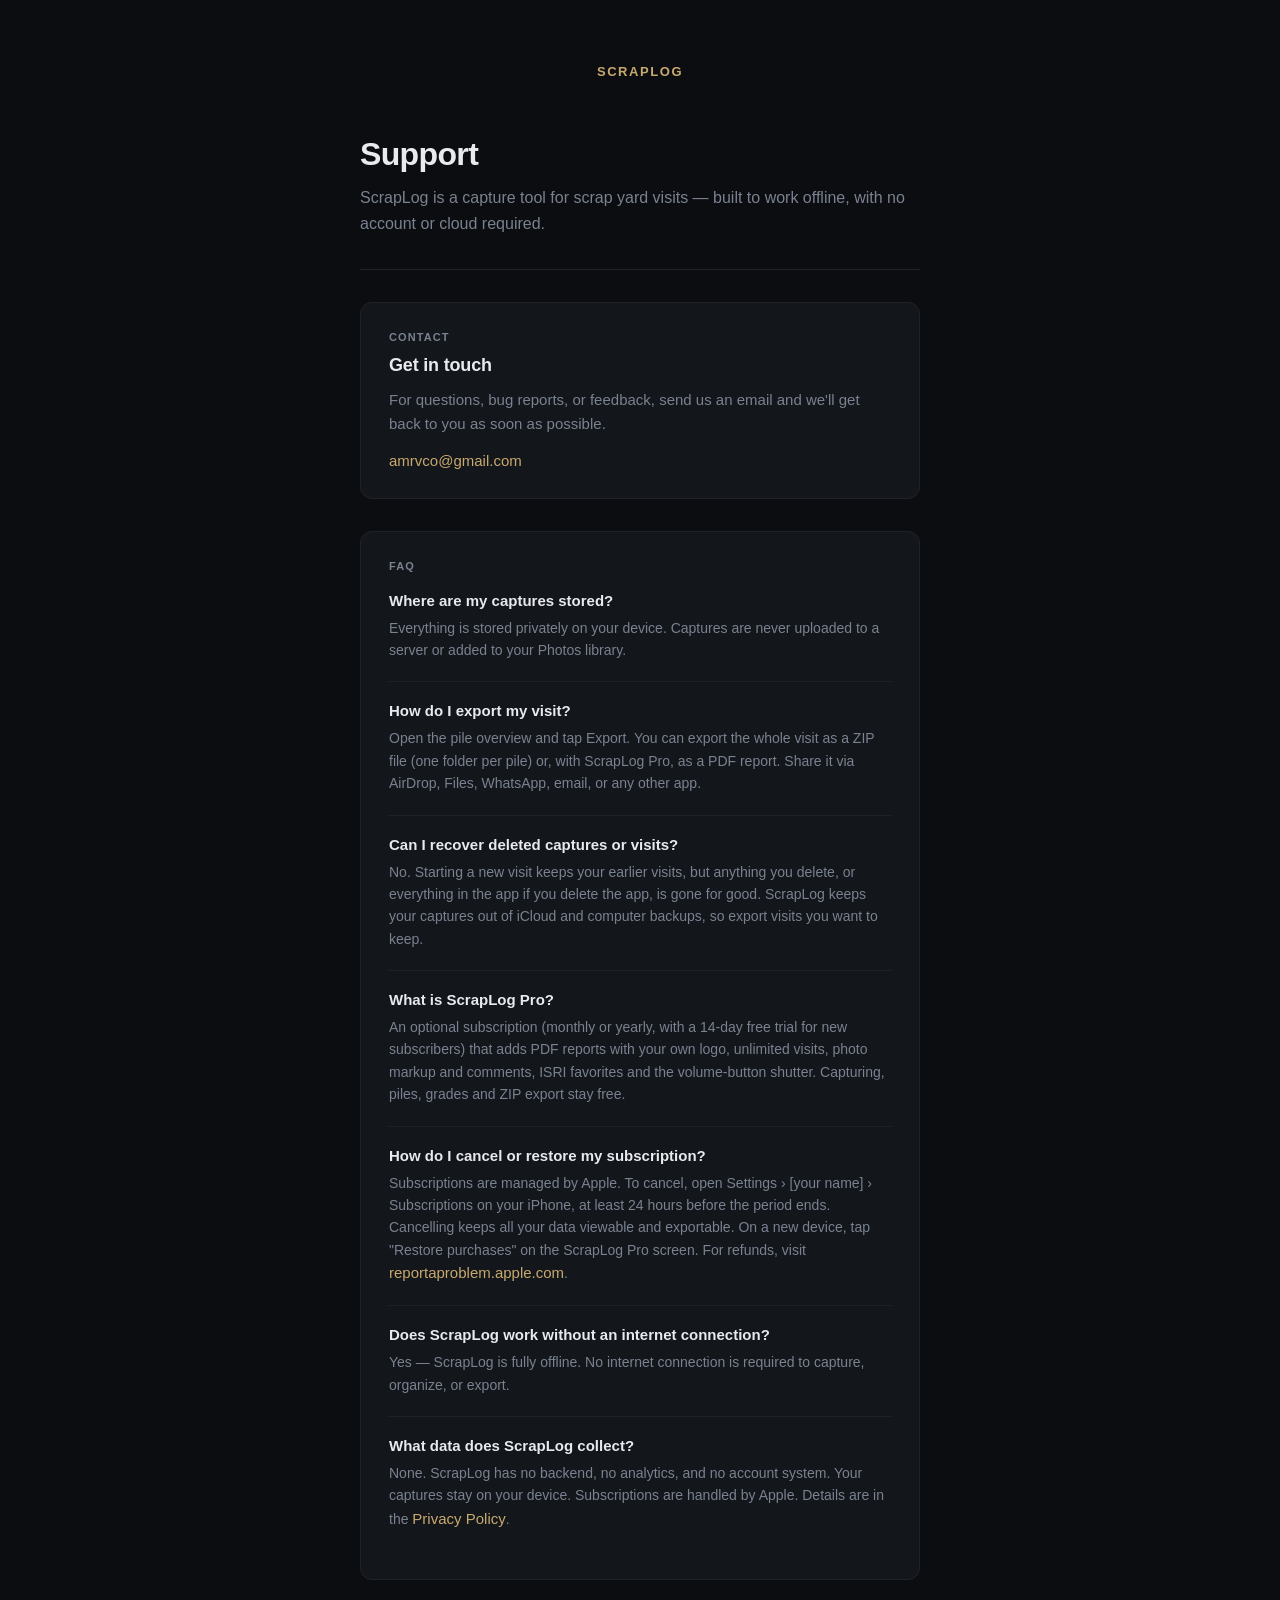
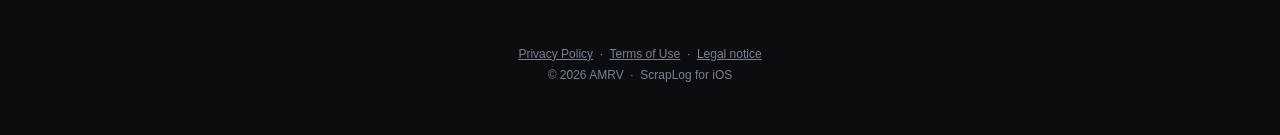
<file: index.html>
<!DOCTYPE html>
<html lang="en">
<head>
<meta charset="UTF-8">
<meta name="viewport" content="width=device-width, initial-scale=1.0">
<title>ScrapLog — Support</title>
<style>
  *, *::before, *::after { box-sizing: border-box; margin: 0; padding: 0; }

  :root {
    --bg:       #0b0d10;
    --surface:  #13161b;
    --border:   #1f2329;
    --text:     #e8eaed;
    --muted:    #7a8290;
    --accent:   #c8a96e;
    --font: -apple-system, BlinkMacSystemFont, "Segoe UI", Helvetica, Arial, sans-serif;
  }

  html { background: var(--bg); color: var(--text); font-family: var(--font); }

  body {
    min-height: 100vh;
    display: flex;
    flex-direction: column;
    align-items: center;
    padding: 64px 24px 48px;
  }

  .wordmark {
    font-size: 13px;
    font-weight: 600;
    letter-spacing: 0.12em;
    text-transform: uppercase;
    color: var(--accent);
    margin-bottom: 56px;
  }

  main {
    width: 100%;
    max-width: 560px;
    display: flex;
    flex-direction: column;
    gap: 32px;
  }

  .hero h1 {
    font-size: 32px;
    font-weight: 700;
    letter-spacing: -0.02em;
    line-height: 1.2;
    margin-bottom: 12px;
  }

  .hero p {
    font-size: 16px;
    line-height: 1.6;
    color: var(--muted);
  }

  .divider {
    height: 1px;
    background: var(--border);
  }

  .card {
    background: var(--surface);
    border: 1px solid var(--border);
    border-radius: 12px;
    padding: 28px;
    display: flex;
    flex-direction: column;
    gap: 12px;
  }

  .card-label {
    font-size: 11px;
    font-weight: 600;
    letter-spacing: 0.1em;
    text-transform: uppercase;
    color: var(--muted);
  }

  .card h2 {
    font-size: 18px;
    font-weight: 600;
    letter-spacing: -0.01em;
  }

  .card p {
    font-size: 15px;
    line-height: 1.6;
    color: var(--muted);
  }

  .contact-link {
    display: inline-flex;
    align-items: center;
    gap: 8px;
    margin-top: 4px;
    color: var(--accent);
    font-size: 15px;
    font-weight: 500;
    text-decoration: none;
    border-bottom: 1px solid transparent;
    transition: border-color 0.15s;
  }

  .contact-link:hover { border-color: var(--accent); }

  .faq { display: flex; flex-direction: column; gap: 0; }

  .faq-item {
    padding: 20px 0;
    border-bottom: 1px solid var(--border);
  }

  .faq-item:last-child { border-bottom: none; }

  .faq-item h3 {
    font-size: 15px;
    font-weight: 600;
    margin-bottom: 8px;
  }

  .faq-item p {
    font-size: 14px;
    line-height: 1.6;
    color: var(--muted);
  }

  footer {
    margin-top: 64px;
    font-size: 12px;
    color: var(--muted);
    text-align: center;
    line-height: 1.8;
  }
</style>
</head>
<body>

<div class="wordmark">ScrapLog</div>

<main>
  <div class="hero">
    <h1>Support</h1>
    <p>ScrapLog is a capture tool for scrap yard visits — built to work offline, with no account or cloud required.</p>
  </div>

  <div class="divider"></div>

  <div class="card">
    <div class="card-label">Contact</div>
    <h2>Get in touch</h2>
    <p>For questions, bug reports, or feedback, send us an email and we'll get back to you as soon as possible.</p>
    <a href="mailto:amrvco@gmail.com" class="contact-link">
      amrvco@gmail.com
    </a>
  </div>

  <div class="card faq">
    <div class="card-label">FAQ</div>

    <div class="faq-item">
      <h3>Where are my captures stored?</h3>
      <p>Everything is stored privately on your device. Captures are never uploaded to a server or added to your Photos library.</p>
    </div>

    <div class="faq-item">
      <h3>How do I export my visit?</h3>
      <p>Open the pile overview and tap Export. You can export the whole visit as a ZIP file (one folder per pile) or, with ScrapLog Pro, as a PDF report. Share it via AirDrop, Files, WhatsApp, email, or any other app.</p>
    </div>

    <div class="faq-item">
      <h3>Can I recover deleted captures or visits?</h3>
      <p>No. Starting a new visit keeps your earlier visits, but anything you delete, or everything in the app if you delete the app, is gone for good. ScrapLog keeps your captures out of iCloud and computer backups, so export visits you want to keep.</p>
    </div>

    <div class="faq-item">
      <h3>What is ScrapLog Pro?</h3>
      <p>An optional subscription (monthly or yearly, with a 14-day free trial for new subscribers) that adds PDF reports with your own logo, unlimited visits, photo markup and comments, ISRI favorites and the volume-button shutter. Capturing, piles, grades and ZIP export stay free.</p>
    </div>

    <div class="faq-item">
      <h3>How do I cancel or restore my subscription?</h3>
      <p>Subscriptions are managed by Apple. To cancel, open Settings › [your name] › Subscriptions on your iPhone, at least 24 hours before the period ends. Cancelling keeps all your data viewable and exportable. On a new device, tap "Restore purchases" on the ScrapLog Pro screen. For refunds, visit <a href="https://reportaproblem.apple.com" class="contact-link" style="display:inline">reportaproblem.apple.com</a>.</p>
    </div>

    <div class="faq-item">
      <h3>Does ScrapLog work without an internet connection?</h3>
      <p>Yes — ScrapLog is fully offline. No internet connection is required to capture, organize, or export.</p>
    </div>

    <div class="faq-item">
      <h3>What data does ScrapLog collect?</h3>
      <p>None. ScrapLog has no backend, no analytics, and no account system. Your captures stay on your device. Subscriptions are handled by Apple. Details are in the <a href="privacy.html" class="contact-link" style="display:inline">Privacy Policy</a>.</p>
    </div>
  </div>
</main>

<footer>
  <a href="privacy.html" style="color:inherit">Privacy Policy</a> &nbsp;·&nbsp; <a href="terms.html" style="color:inherit">Terms of Use</a> &nbsp;·&nbsp; <a href="imprint.html" style="color:inherit">Legal notice</a><br>
  © 2026 AMRV &nbsp;·&nbsp; ScrapLog for iOS
</footer>

</body>
</html>
</file>
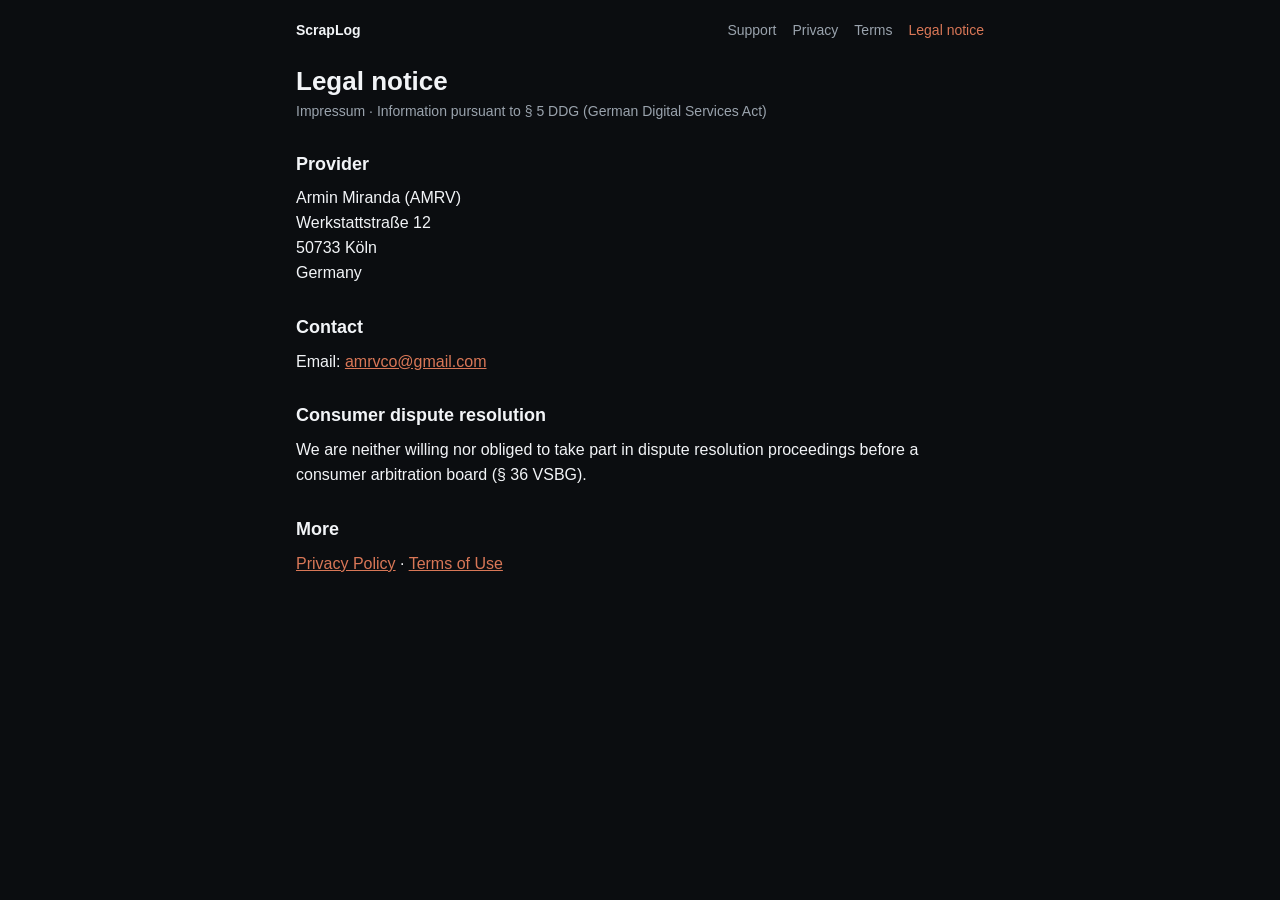
<file: imprint.html>
<!DOCTYPE html>
<html lang="en">
<head>
<meta charset="UTF-8">
<meta name="viewport" content="width=device-width, initial-scale=1, viewport-fit=cover">
<title>ScrapLog Legal Notice</title>
<link rel="stylesheet" href="legal.css">
</head>
<body>
<nav class="site-nav"><a class="brand" href="./">ScrapLog</a><a href="./">Support</a><a href="privacy.html">Privacy</a><a href="terms.html">Terms</a><a href="imprint.html" aria-current="page">Legal notice</a></nav>
<main>
<h1>Legal notice</h1>
<p class="meta">Impressum · Information pursuant to § 5 DDG (German Digital Services Act)</p>

<h2>Provider</h2>
<p>Armin Miranda (AMRV)<br>Werkstattstraße 12<br>50733 Köln<br>Germany</p>

<h2>Contact</h2>
<p>Email: <a href="mailto:amrvco@gmail.com">amrvco@gmail.com</a></p>

<h2>Consumer dispute resolution</h2>
<p>We are neither willing nor obliged to take part in dispute resolution proceedings before a consumer arbitration board (§ 36 VSBG).</p>

<h2>More</h2>
<p><a href="privacy.html">Privacy Policy</a> · <a href="terms.html">Terms of Use</a></p>
</main>
</body>
</html>
</file>
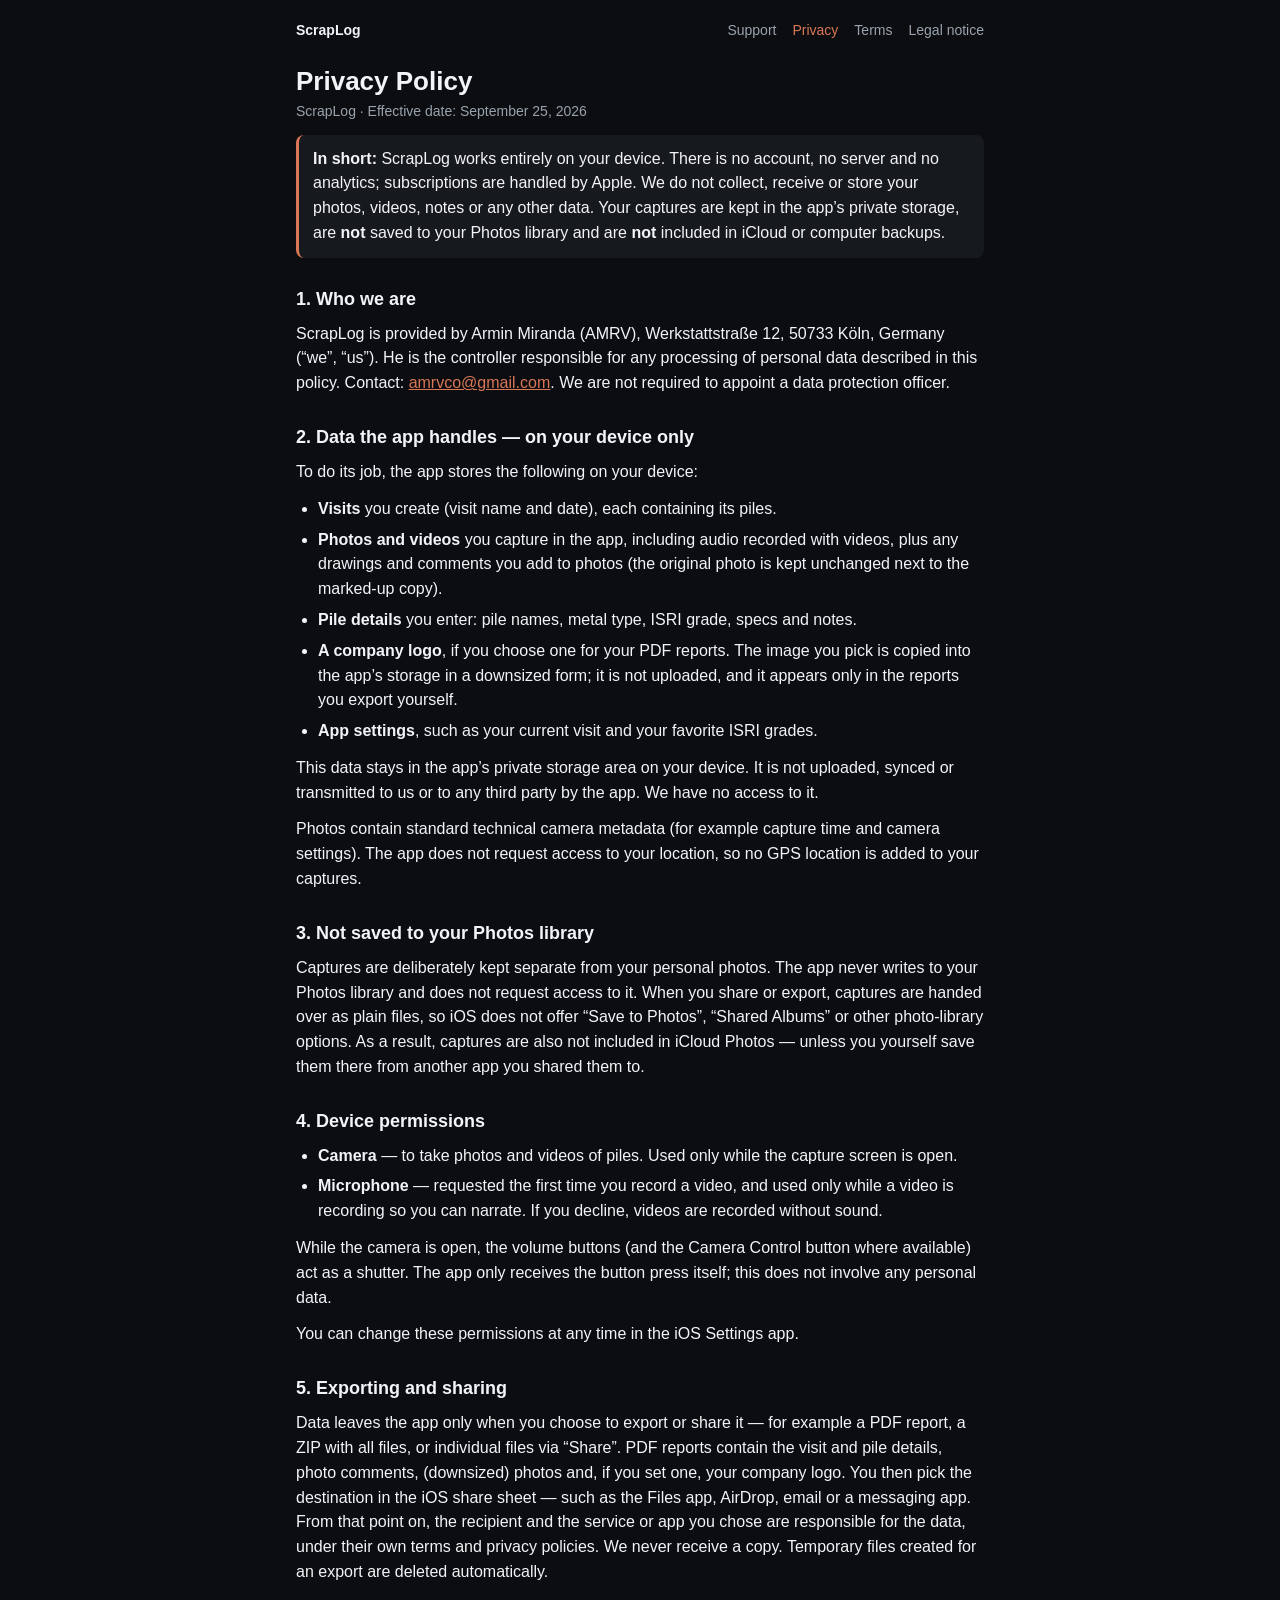
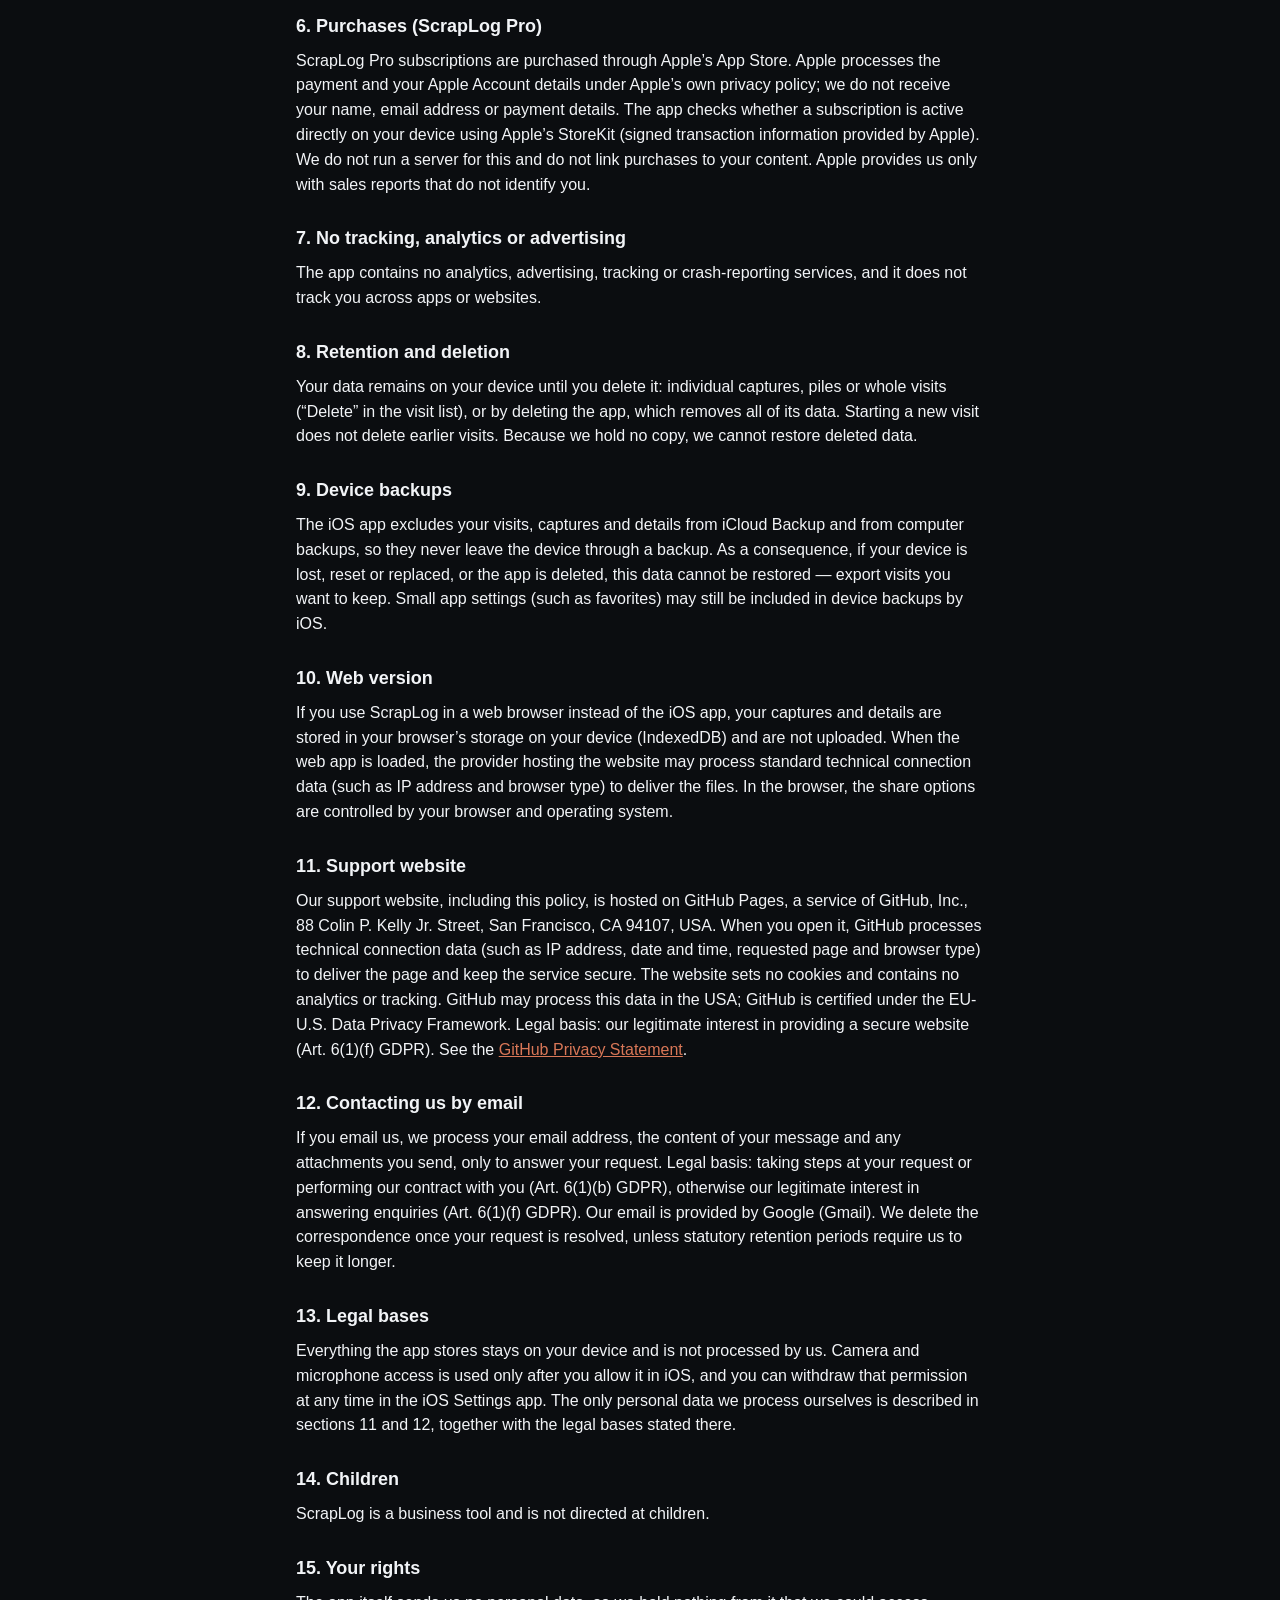
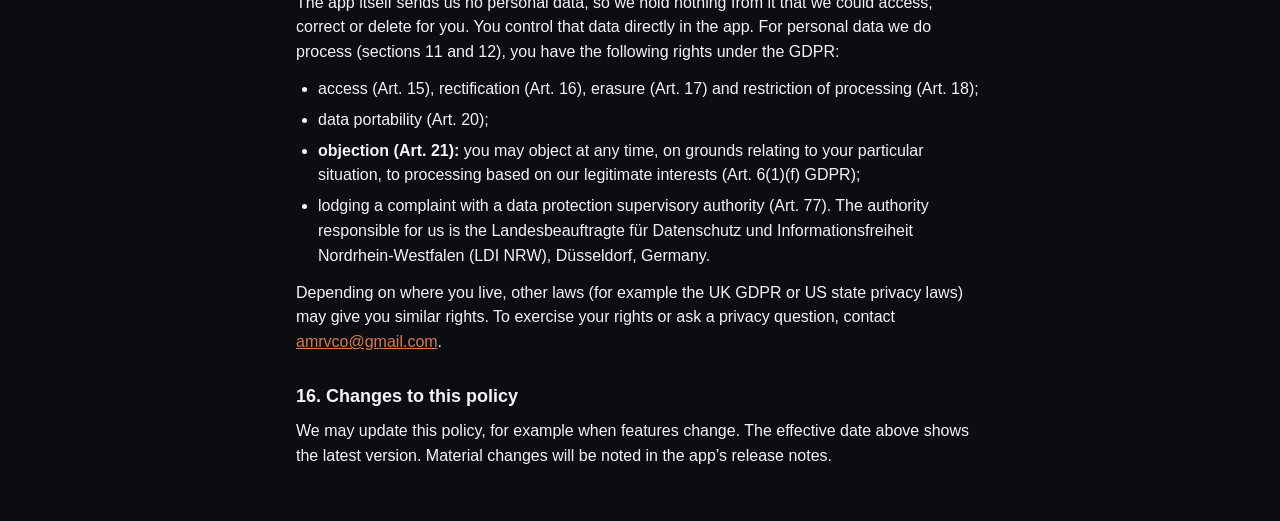
<file: privacy.html>
<!DOCTYPE html>
<html lang="en">
<head>
<meta charset="UTF-8">
<meta name="viewport" content="width=device-width, initial-scale=1, viewport-fit=cover">
<title>ScrapLog Privacy Policy</title>
<link rel="stylesheet" href="legal.css">
</head>
<body>
<nav class="site-nav"><a class="brand" href="./">ScrapLog</a><a href="./">Support</a><a href="privacy.html" aria-current="page">Privacy</a><a href="terms.html">Terms</a><a href="imprint.html">Legal notice</a></nav>
<main>
<h1>Privacy Policy</h1>
<p class="meta">ScrapLog · Effective date: September 25, 2026</p>

<p class="summary"><strong>In short:</strong> ScrapLog works entirely on your device. There is no account, no server and no analytics; subscriptions are handled by Apple. We do not collect, receive or store your photos, videos, notes or any other data. Your captures are kept in the app’s private storage, are <strong>not</strong> saved to your Photos library and are <strong>not</strong> included in iCloud or computer backups.</p>

<h2>1. Who we are</h2>
<p>ScrapLog is provided by Armin Miranda (AMRV), Werkstattstraße 12, 50733 Köln, Germany (“we”, “us”). He is the controller responsible for any processing of personal data described in this policy. Contact: <a href="mailto:amrvco@gmail.com">amrvco@gmail.com</a>. We are not required to appoint a data protection officer.</p>

<h2>2. Data the app handles — on your device only</h2>
<p>To do its job, the app stores the following on your device:</p>
<ul>
  <li><strong>Visits</strong> you create (visit name and date), each containing its piles.</li>
  <li><strong>Photos and videos</strong> you capture in the app, including audio recorded with videos, plus any drawings and comments you add to photos (the original photo is kept unchanged next to the marked-up copy).</li>
  <li><strong>Pile details</strong> you enter: pile names, metal type, ISRI grade, specs and notes.</li>
  <li><strong>A company logo</strong>, if you choose one for your PDF reports. The image you pick is copied into the
      app’s storage in a downsized form; it is not uploaded, and it appears only in the reports you export yourself.</li>
  <li><strong>App settings</strong>, such as your current visit and your favorite ISRI grades.</li>
</ul>
<p>This data stays in the app’s private storage area on your device. It is not uploaded, synced or transmitted to us or to any third party by the app. We have no access to it.</p>
<p>Photos contain standard technical camera metadata (for example capture time and camera settings). The app does not request access to your location, so no GPS location is added to your captures.</p>

<h2>3. Not saved to your Photos library</h2>
<p>Captures are deliberately kept separate from your personal photos. The app never writes to your Photos library and does not request access to it. When you share or export, captures are handed over as plain files, so iOS does not offer “Save to Photos”, “Shared Albums” or other photo-library options. As a result, captures are also not included in iCloud Photos — unless you yourself save them there from another app you shared them to.</p>

<h2>4. Device permissions</h2>
<ul>
  <li><strong>Camera</strong> — to take photos and videos of piles. Used only while the capture screen is open.</li>
  <li><strong>Microphone</strong> — requested the first time you record a video, and used only while a video is recording so you can narrate. If you decline, videos are recorded without sound.</li>
</ul>
<p>While the camera is open, the volume buttons (and the Camera Control button where available) act as a shutter. The app only receives the button press itself; this does not involve any personal data.</p>
<p>You can change these permissions at any time in the iOS Settings app.</p>

<h2>5. Exporting and sharing</h2>
<p>Data leaves the app only when you choose to export or share it — for example a PDF report, a ZIP with all files, or individual files via “Share”. PDF reports contain the visit and pile details, photo comments, (downsized) photos and, if you set one, your company logo. You then pick the destination in the iOS share sheet — such as the Files app, AirDrop, email or a messaging app. From that point on, the recipient and the service or app you chose are responsible for the data, under their own terms and privacy policies. We never receive a copy. Temporary files created for an export are deleted automatically.</p>

<h2>6. Purchases (ScrapLog Pro)</h2>
<p>ScrapLog Pro subscriptions are purchased through Apple’s App Store. Apple processes the payment and your Apple Account details under Apple’s own privacy policy; we do not receive your name, email address or payment details. The app checks whether a subscription is active directly on your device using Apple’s StoreKit (signed transaction information provided by Apple). We do not run a server for this and do not link purchases to your content. Apple provides us only with sales reports that do not identify you.</p>

<h2>7. No tracking, analytics or advertising</h2>
<p>The app contains no analytics, advertising, tracking or crash-reporting services, and it does not track you across apps or websites.</p>

<h2>8. Retention and deletion</h2>
<p>Your data remains on your device until you delete it: individual captures, piles or whole visits (“Delete” in the visit list), or by deleting the app, which removes all of its data. Starting a new visit does not delete earlier visits. Because we hold no copy, we cannot restore deleted data.</p>

<h2>9. Device backups</h2>
<p>The iOS app excludes your visits, captures and details from iCloud Backup and from computer backups, so they never leave the device through a backup. As a consequence, if your device is lost, reset or replaced, or the app is deleted, this data cannot be restored — export visits you want to keep. Small app settings (such as favorites) may still be included in device backups by iOS.</p>

<h2>10. Web version</h2>
<p>If you use ScrapLog in a web browser instead of the iOS app, your captures and details are stored in your browser’s storage on your device (IndexedDB) and are not uploaded. When the web app is loaded, the provider hosting the website may process standard technical connection data (such as IP address and browser type) to deliver the files. In the browser, the share options are controlled by your browser and operating system.</p>

<h2>11. Support website</h2>
<p>Our support website, including this policy, is hosted on GitHub Pages, a service of GitHub, Inc., 88 Colin P. Kelly Jr. Street, San Francisco, CA 94107, USA. When you open it, GitHub processes technical connection data (such as IP address, date and time, requested page and browser type) to deliver the page and keep the service secure. The website sets no cookies and contains no analytics or tracking. GitHub may process this data in the USA; GitHub is certified under the EU-U.S. Data Privacy Framework. Legal basis: our legitimate interest in providing a secure website (Art. 6(1)(f) GDPR). See the <a href="https://docs.github.com/en/site-policy/privacy-policies/github-general-privacy-statement">GitHub Privacy Statement</a>.</p>

<h2>12. Contacting us by email</h2>
<p>If you email us, we process your email address, the content of your message and any attachments you send, only to answer your request. Legal basis: taking steps at your request or performing our contract with you (Art. 6(1)(b) GDPR), otherwise our legitimate interest in answering enquiries (Art. 6(1)(f) GDPR). Our email is provided by Google (Gmail). We delete the correspondence once your request is resolved, unless statutory retention periods require us to keep it longer.</p>

<h2>13. Legal bases</h2>
<p>Everything the app stores stays on your device and is not processed by us. Camera and microphone access is used only after you allow it in iOS, and you can withdraw that permission at any time in the iOS Settings app. The only personal data we process ourselves is described in sections 11 and 12, together with the legal bases stated there.</p>

<h2>14. Children</h2>
<p>ScrapLog is a business tool and is not directed at children.</p>

<h2>15. Your rights</h2>
<p>The app itself sends us no personal data, so we hold nothing from it that we could access, correct or delete for you. You control that data directly in the app. For personal data we do process (sections 11 and 12), you have the following rights under the GDPR:</p>
<ul>
  <li>access (Art. 15), rectification (Art. 16), erasure (Art. 17) and restriction of processing (Art. 18);</li>
  <li>data portability (Art. 20);</li>
  <li><strong>objection (Art. 21):</strong> you may object at any time, on grounds relating to your particular situation, to processing based on our legitimate interests (Art. 6(1)(f) GDPR);</li>
  <li>lodging a complaint with a data protection supervisory authority (Art. 77). The authority responsible for us is the Landesbeauftragte für Datenschutz und Informationsfreiheit Nordrhein-Westfalen (LDI NRW), Düsseldorf, Germany.</li>
</ul>
<p>Depending on where you live, other laws (for example the UK GDPR or US state privacy laws) may give you similar rights. To exercise your rights or ask a privacy question, contact <a href="mailto:amrvco@gmail.com">amrvco@gmail.com</a>.</p>

<h2>16. Changes to this policy</h2>
<p>We may update this policy, for example when features change. The effective date above shows the latest version. Material changes will be noted in the app’s release notes.</p>
</main>
</body>
</html>
</file>
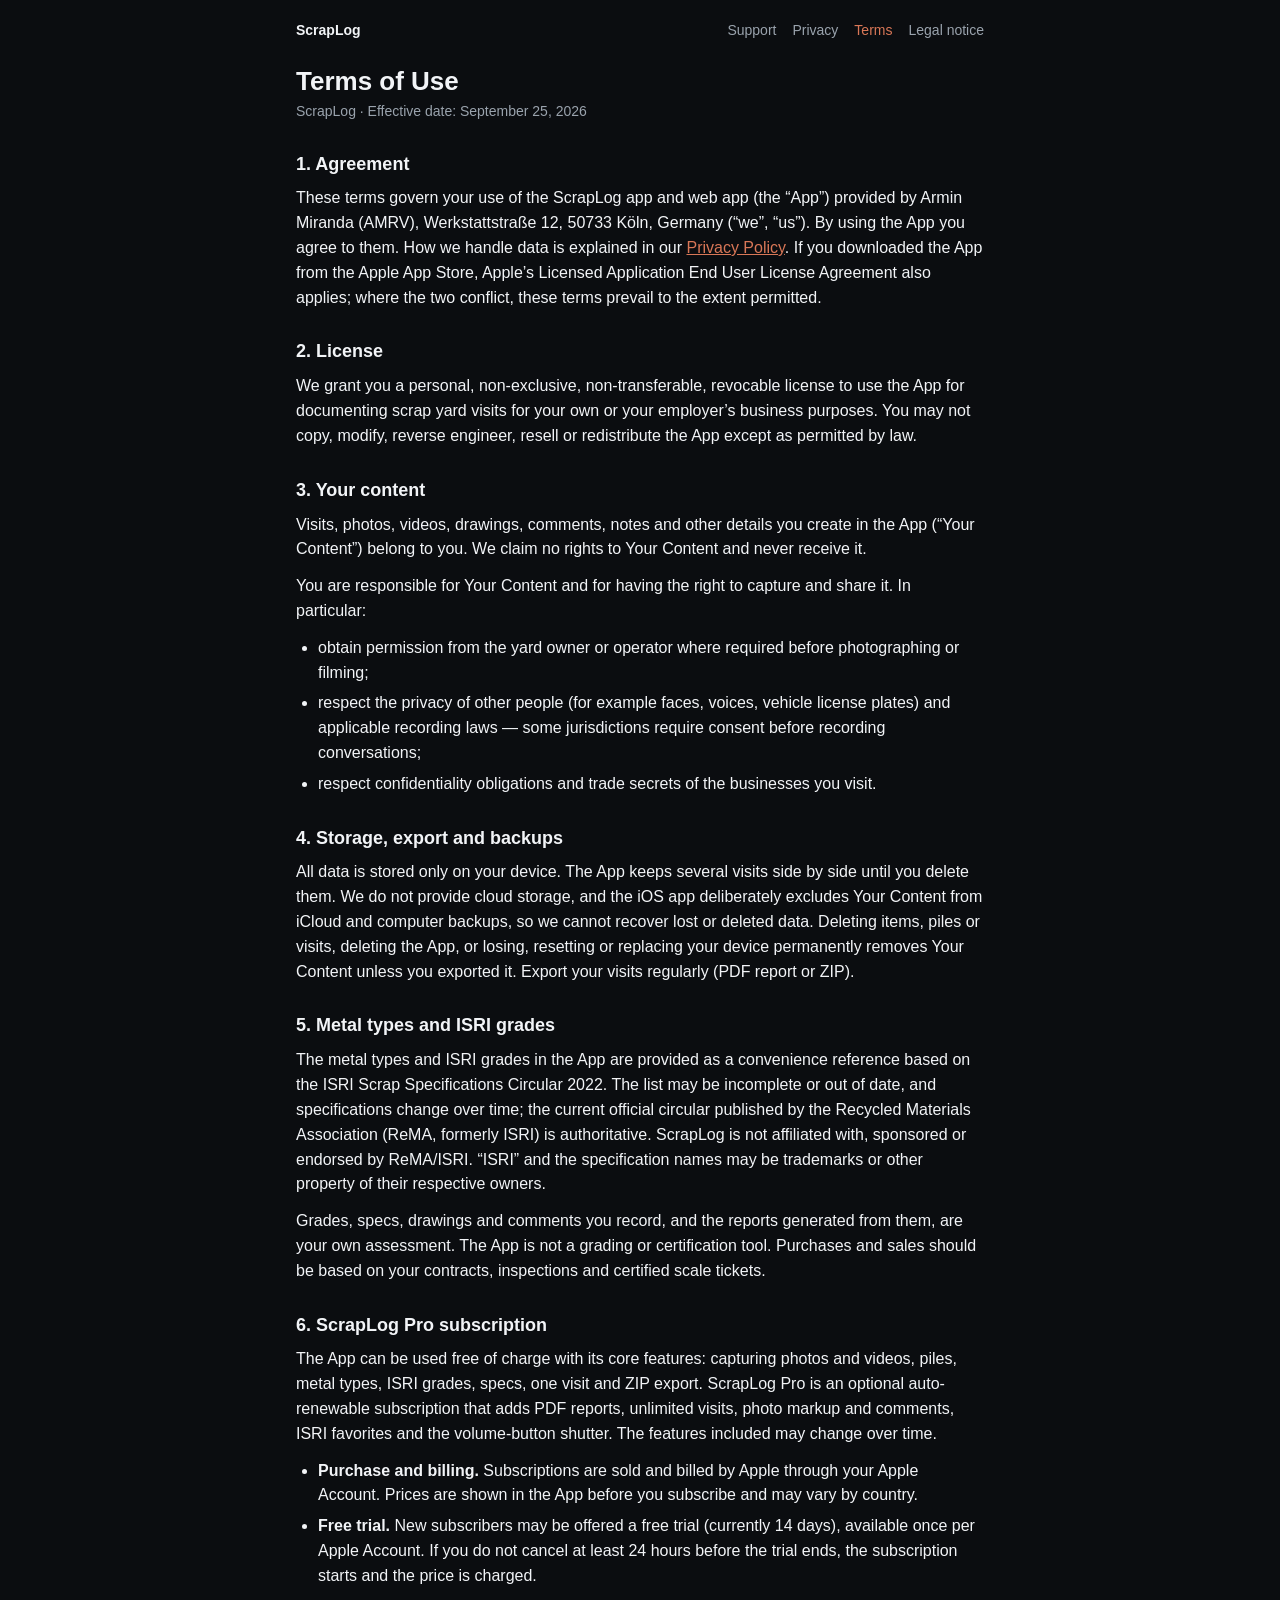
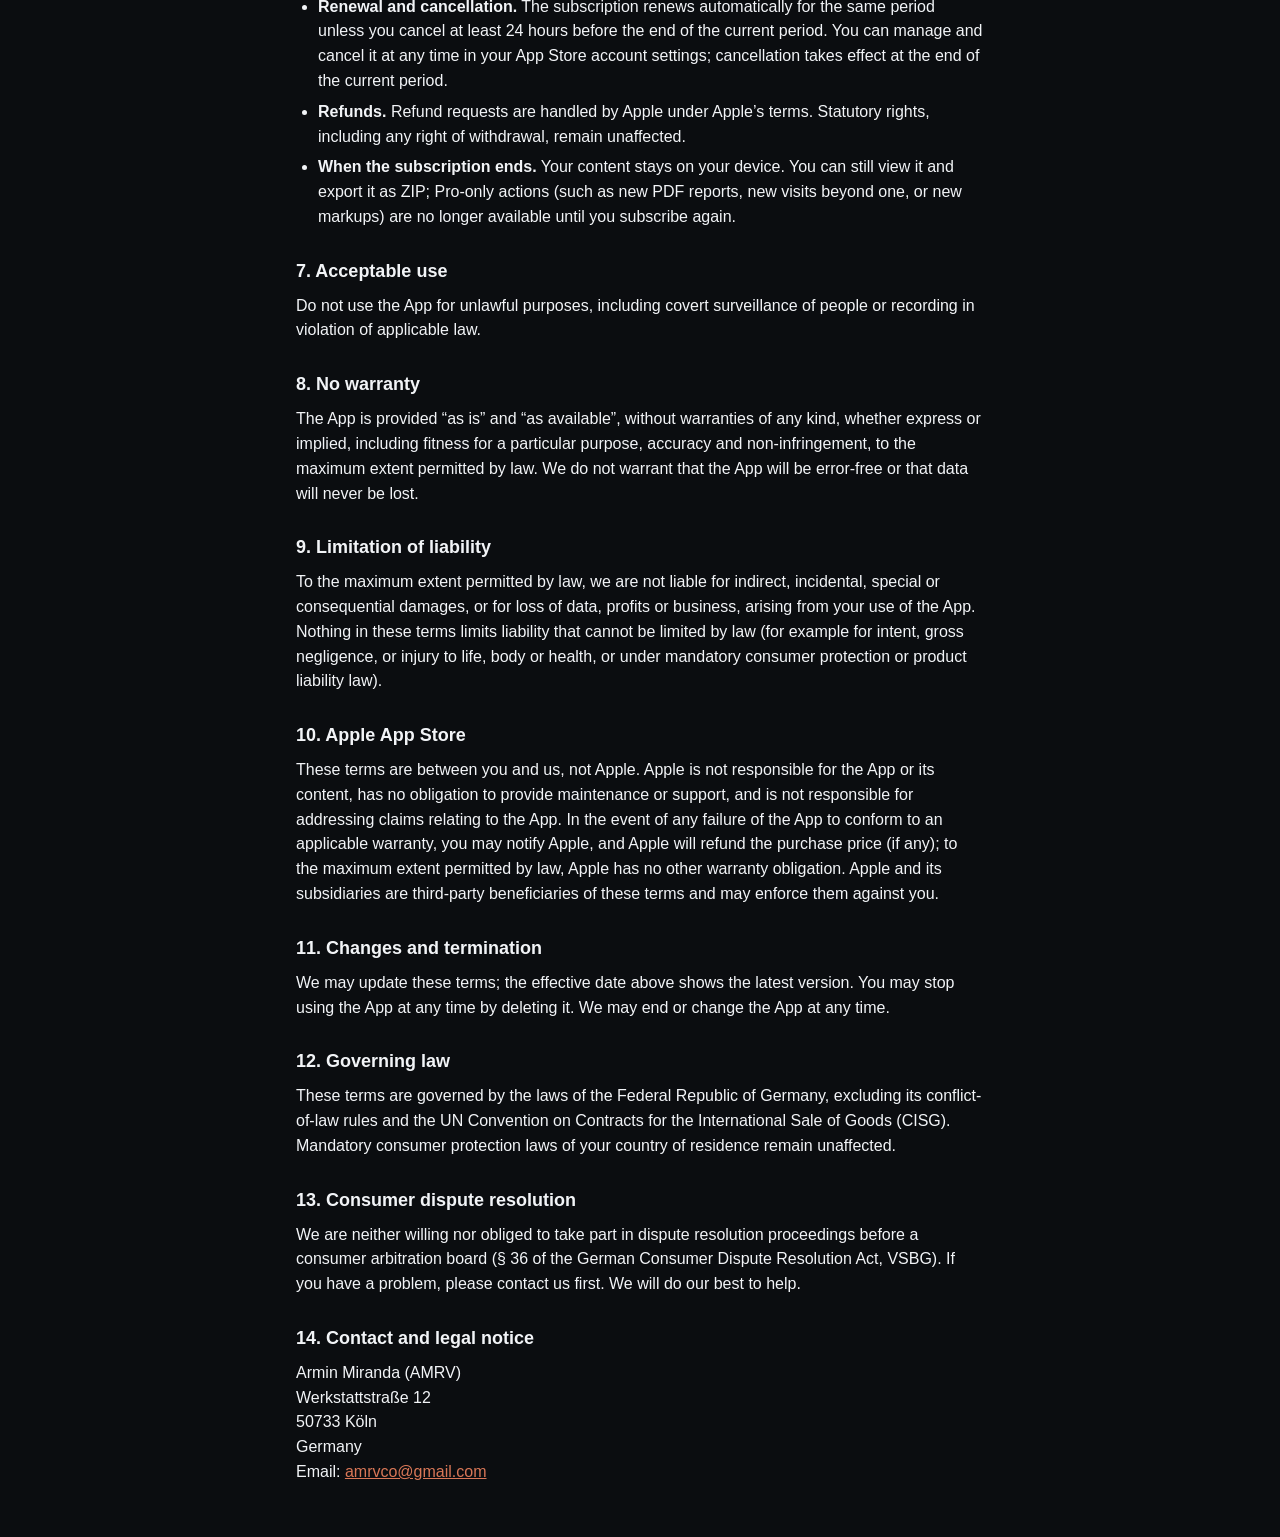
<file: terms.html>
<!DOCTYPE html>
<html lang="en">
<head>
<meta charset="UTF-8">
<meta name="viewport" content="width=device-width, initial-scale=1, viewport-fit=cover">
<title>ScrapLog Terms of Use</title>
<link rel="stylesheet" href="legal.css">
</head>
<body>
<nav class="site-nav"><a class="brand" href="./">ScrapLog</a><a href="./">Support</a><a href="privacy.html">Privacy</a><a href="terms.html" aria-current="page">Terms</a><a href="imprint.html">Legal notice</a></nav>
<main>
<h1>Terms of Use</h1>
<p class="meta">ScrapLog · Effective date: September 25, 2026</p>

<h2>1. Agreement</h2>
<p>These terms govern your use of the ScrapLog app and web app (the “App”) provided by Armin Miranda (AMRV), Werkstattstraße 12, 50733 Köln, Germany (“we”, “us”). By using the App you agree to them. How we handle data is explained in our <a href="privacy.html">Privacy Policy</a>. If you downloaded the App from the Apple App Store, Apple’s Licensed Application End User License Agreement also applies; where the two conflict, these terms prevail to the extent permitted.</p>

<h2>2. License</h2>
<p>We grant you a personal, non-exclusive, non-transferable, revocable license to use the App for documenting scrap yard visits for your own or your employer’s business purposes. You may not copy, modify, reverse engineer, resell or redistribute the App except as permitted by law.</p>

<h2>3. Your content</h2>
<p>Visits, photos, videos, drawings, comments, notes and other details you create in the App (“Your Content”) belong to you. We claim no rights to Your Content and never receive it.</p>
<p>You are responsible for Your Content and for having the right to capture and share it. In particular:</p>
<ul>
  <li>obtain permission from the yard owner or operator where required before photographing or filming;</li>
  <li>respect the privacy of other people (for example faces, voices, vehicle license plates) and applicable recording laws — some jurisdictions require consent before recording conversations;</li>
  <li>respect confidentiality obligations and trade secrets of the businesses you visit.</li>
</ul>

<h2>4. Storage, export and backups</h2>
<p>All data is stored only on your device. The App keeps several visits side by side until you delete them. We do not provide cloud storage, and the iOS app deliberately excludes Your Content from iCloud and computer backups, so we cannot recover lost or deleted data. Deleting items, piles or visits, deleting the App, or losing, resetting or replacing your device permanently removes Your Content unless you exported it. Export your visits regularly (PDF report or ZIP).</p>

<h2>5. Metal types and ISRI grades</h2>
<p>The metal types and ISRI grades in the App are provided as a convenience reference based on the ISRI Scrap Specifications Circular 2022. The list may be incomplete or out of date, and specifications change over time; the current official circular published by the Recycled Materials Association (ReMA, formerly ISRI) is authoritative. ScrapLog is not affiliated with, sponsored or endorsed by ReMA/ISRI. “ISRI” and the specification names may be trademarks or other property of their respective owners.</p>
<p>Grades, specs, drawings and comments you record, and the reports generated from them, are your own assessment. The App is not a grading or certification tool. Purchases and sales should be based on your contracts, inspections and certified scale tickets.</p>

<h2>6. ScrapLog Pro subscription</h2>
<p>The App can be used free of charge with its core features: capturing photos and videos, piles, metal types, ISRI grades, specs, one visit and ZIP export. ScrapLog Pro is an optional auto-renewable subscription that adds PDF reports, unlimited visits, photo markup and comments, ISRI favorites and the volume-button shutter. The features included may change over time.</p>
<ul>
  <li><strong>Purchase and billing.</strong> Subscriptions are sold and billed by Apple through your Apple Account. Prices are shown in the App before you subscribe and may vary by country.</li>
  <li><strong>Free trial.</strong> New subscribers may be offered a free trial (currently 14 days), available once per Apple Account. If you do not cancel at least 24 hours before the trial ends, the subscription starts and the price is charged.</li>
  <li><strong>Renewal and cancellation.</strong> The subscription renews automatically for the same period unless you cancel at least 24 hours before the end of the current period. You can manage and cancel it at any time in your App Store account settings; cancellation takes effect at the end of the current period.</li>
  <li><strong>Refunds.</strong> Refund requests are handled by Apple under Apple’s terms. Statutory rights, including any right of withdrawal, remain unaffected.</li>
  <li><strong>When the subscription ends.</strong> Your content stays on your device. You can still view it and export it as ZIP; Pro-only actions (such as new PDF reports, new visits beyond one, or new markups) are no longer available until you subscribe again.</li>
</ul>

<h2>7. Acceptable use</h2>
<p>Do not use the App for unlawful purposes, including covert surveillance of people or recording in violation of applicable law.</p>

<h2>8. No warranty</h2>
<p>The App is provided “as is” and “as available”, without warranties of any kind, whether express or implied, including fitness for a particular purpose, accuracy and non-infringement, to the maximum extent permitted by law. We do not warrant that the App will be error-free or that data will never be lost.</p>

<h2>9. Limitation of liability</h2>
<p>To the maximum extent permitted by law, we are not liable for indirect, incidental, special or consequential damages, or for loss of data, profits or business, arising from your use of the App. Nothing in these terms limits liability that cannot be limited by law (for example for intent, gross negligence, or injury to life, body or health, or under mandatory consumer protection or product liability law).</p>

<h2>10. Apple App Store</h2>
<p>These terms are between you and us, not Apple. Apple is not responsible for the App or its content, has no obligation to provide maintenance or support, and is not responsible for addressing claims relating to the App. In the event of any failure of the App to conform to an applicable warranty, you may notify Apple, and Apple will refund the purchase price (if any); to the maximum extent permitted by law, Apple has no other warranty obligation. Apple and its subsidiaries are third-party beneficiaries of these terms and may enforce them against you.</p>

<h2>11. Changes and termination</h2>
<p>We may update these terms; the effective date above shows the latest version. You may stop using the App at any time by deleting it. We may end or change the App at any time.</p>

<h2>12. Governing law</h2>
<p>These terms are governed by the laws of the Federal Republic of Germany, excluding its conflict-of-law rules and the UN Convention on Contracts for the International Sale of Goods (CISG). Mandatory consumer protection laws of your country of residence remain unaffected.</p>

<h2>13. Consumer dispute resolution</h2>
<p>We are neither willing nor obliged to take part in dispute resolution proceedings before a consumer arbitration board (§ 36 of the German Consumer Dispute Resolution Act, VSBG). If you have a problem, please contact us first. We will do our best to help.</p>

<h2>14. Contact and legal notice</h2>
<p>Armin Miranda (AMRV)<br>Werkstattstraße 12<br>50733 Köln<br>Germany<br>Email: <a href="mailto:amrvco@gmail.com">amrvco@gmail.com</a></p>
</main>
</body>
</html>
</file>
<file: legal.css>
:root {
  --bg: #0b0d10;
  --text: #f2f4f7;
  --text-dim: #9aa3ad;
  --accent: #d97757;
  --surface: #16191e;
}
* { box-sizing: border-box; }
html, body { margin: 0; background: var(--bg); color: var(--text); }
body {
  font-family: -apple-system, BlinkMacSystemFont, "Segoe UI", Roboto, sans-serif;
  font-size: 16px; line-height: 1.55;
  -webkit-text-size-adjust: 100%;
}
main { max-width: 720px; margin: 0 auto; padding: 24px 16px calc(env(safe-area-inset-bottom, 0px) + 40px); }
h1 { font-size: 26px; line-height: 1.2; margin: 0 0 4px; }
h2 { font-size: 18px; margin: 28px 0 8px; }
p, ul { margin: 0 0 12px; }
ul { padding-left: 22px; }
li { margin-bottom: 6px; }
.meta { color: var(--text-dim); font-size: 14px; }
.summary { background: var(--surface); border-left: 3px solid var(--accent); padding: 12px 14px; border-radius: 8px; }
a { color: var(--accent); }
.site-nav { max-width: 720px; margin: 0 auto; padding: 20px 16px 0; font-size: 14px; display: flex; gap: 16px; flex-wrap: wrap; }
.site-nav a { color: var(--text-dim); text-decoration: none; }
.site-nav a:hover, .site-nav a[aria-current] { color: var(--accent); }
.site-nav .brand { color: var(--text); font-weight: 600; margin-right: auto; }
</file>
